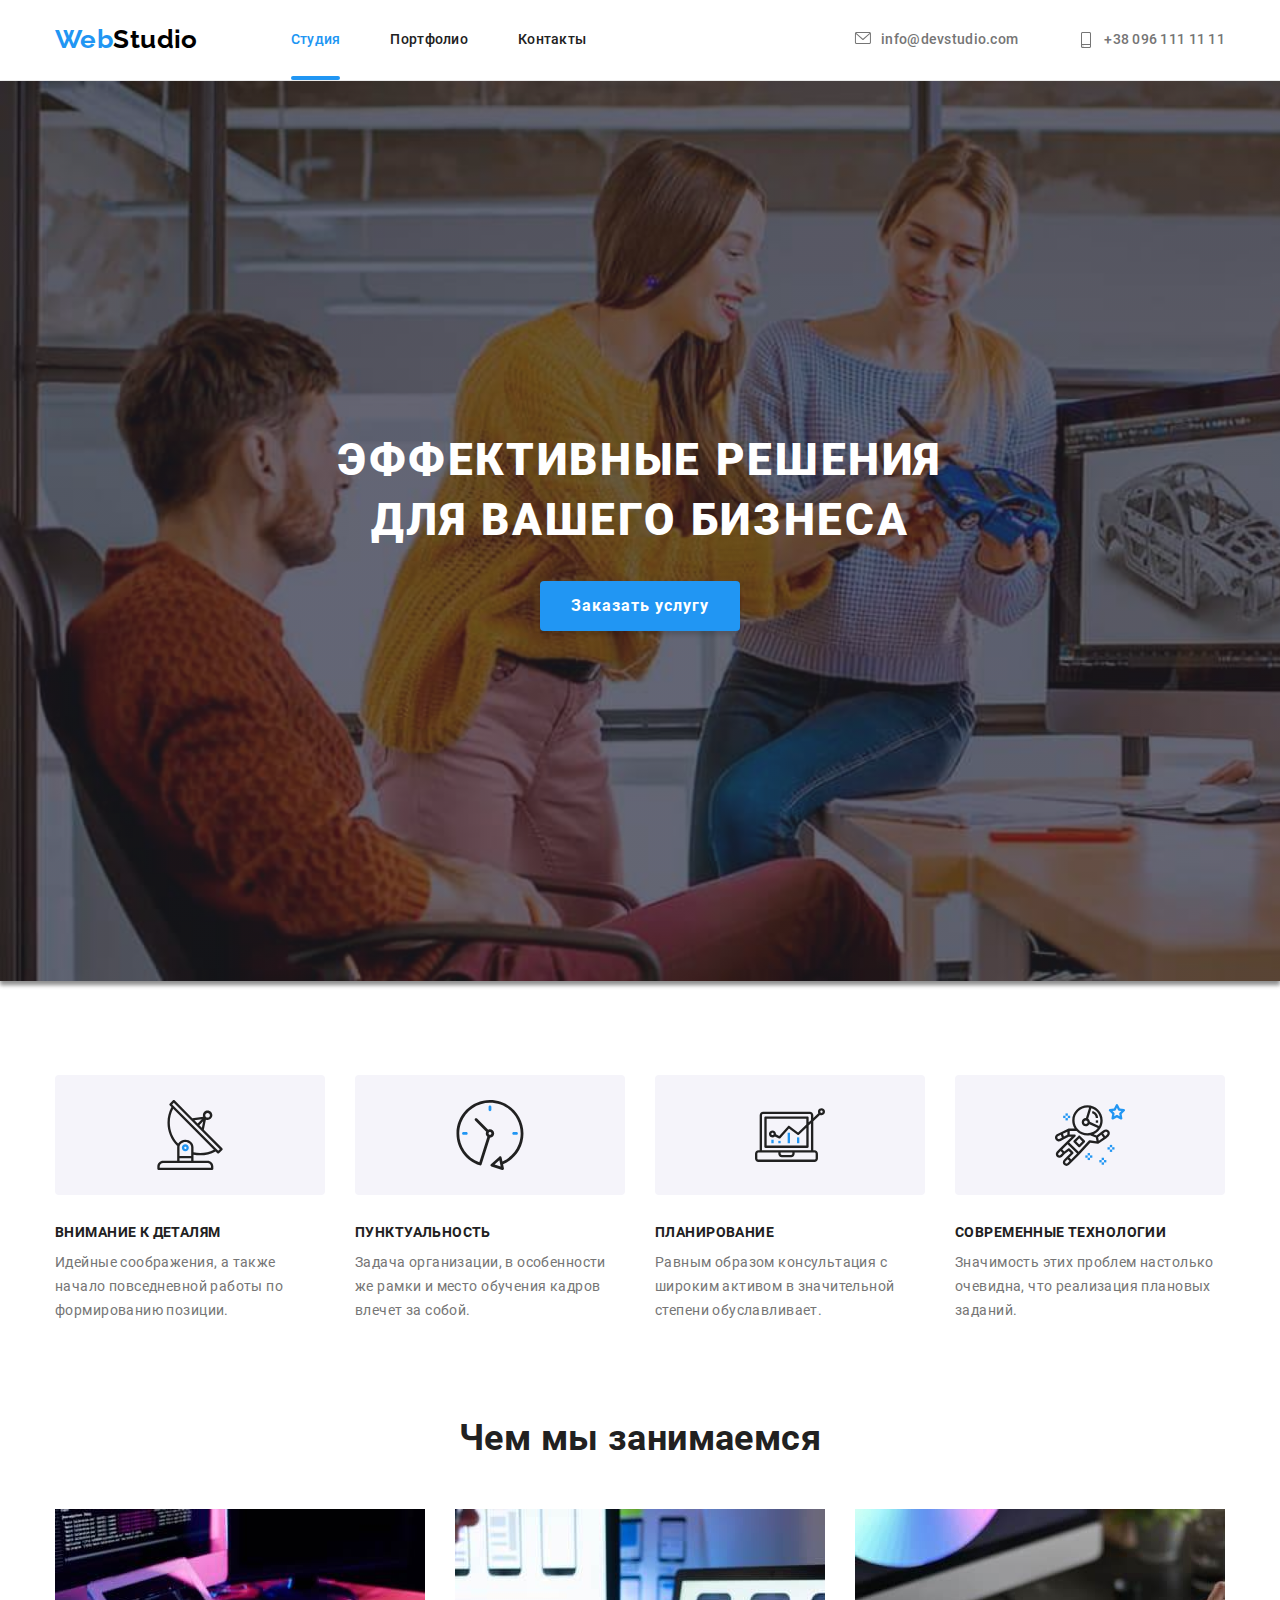
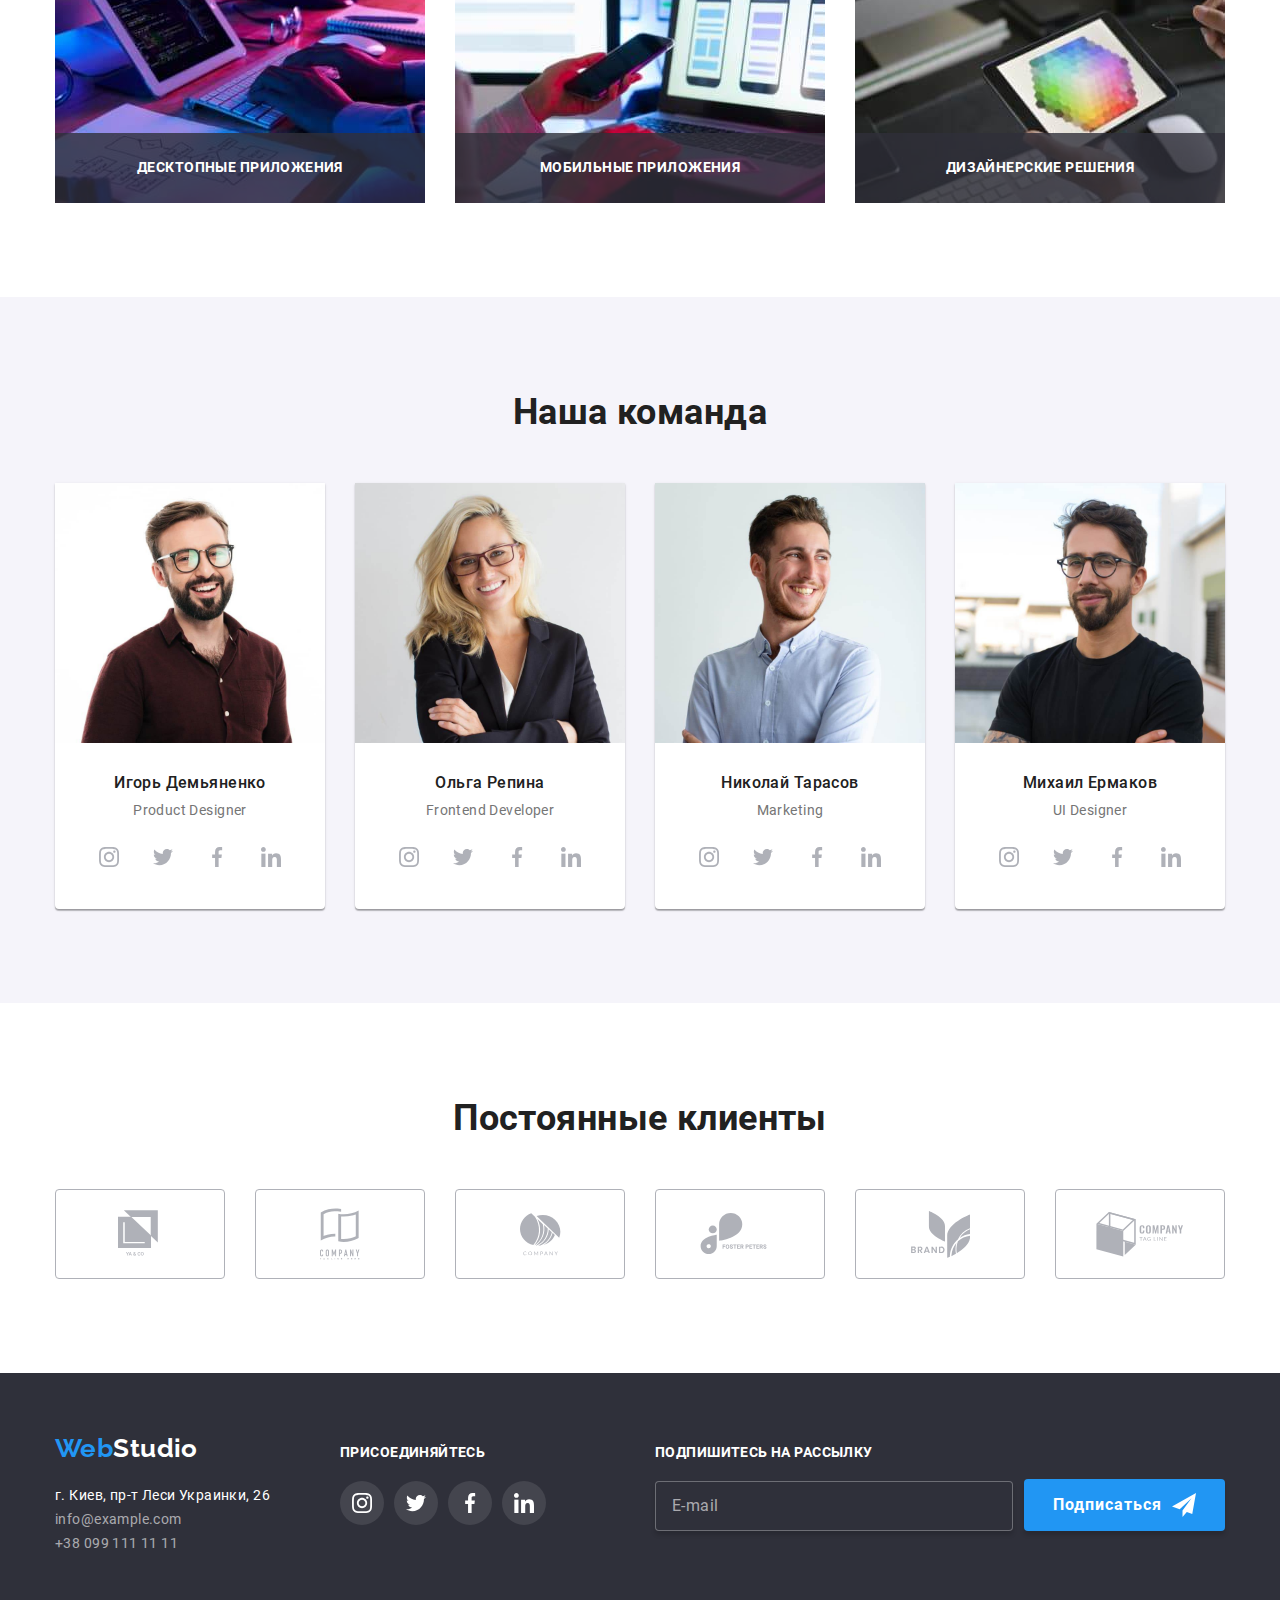
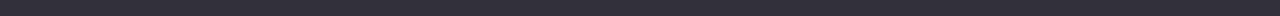
<file: index.html>
<!DOCTYPE html>
<html lang="ru">
  <head>
    <meta charset="UTF-8" />
    <meta name="viewport" content="width=device-width, initial-scale=1.0" />
    <title>Веб-студия</title>

    <link rel="stylesheet" href="./css/main.min.css" />
  </head>

  <body>
    <!--Шапка сайта-->
    <header class="header-page">
      <!--Основная навигация сайта-->
      <div class="container">
        <nav class="site-nav">
          <!-- Логотип сайта -->
          <a href="./index.html" class="logo">
            <span class="logo--start">Web</span
            ><span class="logo--end">Studio</span>
          </a>
          <!-- Меню навигации -->
          <ul class="nav-menu nav-menu--indent">
            <li class="nav-menu__item">
              <a
                href="./index.html"
                class="nav-menu__link nav-menu__link--current"
                >Студия</a
              >
            </li>
            <li class="nav-menu__item">
              <a href="./portfolio.html" class="nav-menu__link">Портфолио</a>
            </li>
            <li class="nav-menu__item">
              <a href="./index.html" class="nav-menu__link">Контакты</a>
            </li>
          </ul>
        </nav>
        <!-- Список Контактов -->
        <ul class="contact-list">
          <li class="contact-list__item">
            <a href="mailto:info@devstudio.com" class="contact-list__link">
              <svg class="contact-list__icon" width="16" height="12">
                <use href="./images/sprite.svg#icon-envelope"></use>
              </svg>
              info@devstudio.com
            </a>
          </li>
          <li class="contact-list__item">
            <a href="tel:+380961111111" class="contact-list__link">
              <svg class="contact-list__icon" width="10" height="16">
                <use href="./images/sprite.svg#icon-smartphone"></use>
              </svg>
              +38 096 111 11 11
            </a>
          </li>
        </ul>
      </div>
    </header>

    <!--Главная страница контента Студия-->
    <main>
      <!--Секция Герой-->
      <section class="hero-section">
        <div class="container hero-box">
          <div class="hero-content">
            <h1 class="hero-content__title">
              Эффективные решения для вашего бизнеса
            </h1>
            <button class="button" type="button" data-modal-open>
              Заказать услугу
            </button>
          </div>
        </div>
      </section>
      <!--Секция Особенности-->
      <section class="section">
        <div class="container">
          <h2 class="subtitle subtitle--hidden">Особенности</h2>
          <ul class="features-list">
            <li class="features-list__item">
              <div class="features-list__icon">
                <svg width="70" height="70">
                  <use href="./images/sprite.svg#icon-antenna"></use>
                </svg>
              </div>
              <h3 class="features-list__title">Внимание к деталям</h3>
              <p class="features-list__text">
                Идейные соображения, а также начало повседневной работы по
                формированию позиции.
              </p>
            </li>
            <li class="features-list__item">
              <div class="features-list__icon">
                <svg width="70" height="70">
                  <use href="./images/sprite.svg#icon-clock"></use>
                </svg>
              </div>
              <h3 class="features-list__title">Пунктуальность</h3>
              <p class="features-list__text">
                Задача организации, в особенности же рамки и место обучения
                кадров влечет за собой.
              </p>
            </li>
            <li class="features-list__item">
              <div class="features-list__icon">
                <svg width="70" height="70">
                  <use href="./images/sprite.svg#icon-diagram"></use>
                </svg>
              </div>
              <h3 class="features-list__title">Планирование</h3>
              <p class="features-list__text">
                Равным образом консультация с широким активом в значительной
                степени обуславливает.
              </p>
            </li>
            <li class="features-list__item">
              <div class="features-list__icon">
                <svg width="70" height="70">
                  <use href="./images/sprite.svg#icon-astronaut"></use>
                </svg>
              </div>
              <h3 class="features-list__title">Современные технологии</h3>
              <p class="features-list__text">
                Значимость этих проблем настолько очевидна, что реализация
                плановых заданий.
              </p>
            </li>
          </ul>
        </div>
      </section>

      <!-- Секция Основные направления-->
      <section class="section section--top__zero">
        <h2 class="subtitle">Чем мы занимаемся</h2>
        <div class="container">
          <ul class="direct-list">
            <li class="direct-list__item">
              <img
                class="direct-list__img"
                src="./images/WorkofNout.jpg"
                alt="Программст работает за своим рабочим столом"
                width="370"
              />
              <p class="direct-list__label">Десктопные приложения</p>
            </li>

            <li class="direct-list__item">
              <img
                class="direct-list__img"
                src="./images/WorkofTel.jpg"
                alt="Создатели
                работают в интерфейсе мобильного телефона"
                width="370"
              />
              <p class="direct-list__label">Мобильные приложения</p>
            </li>

            <li class="direct-list__item">
              <img
                class="direct-list__img"
                src="./images/WorkofIpad.jpg"
                alt="Дизайнер
                работает с графиком выбора цвета на планшете"
                width="370"
              />
              <p class="direct-list__label">Дизайнерские решения</p>
            </li>
          </ul>
        </div>
      </section>
      <!--Секция Команда-->
      <section class="section section--theme__light">
        <h2 class="subtitle">Наша команда</h2>
        <div class="container">
          <div class="team-card">
            <img
              class="team-card__img"
              src="./images/ProductDes.jpg"
              alt="Фото мужчины дизайнера проекта"
              width="270"
            />

            <h3 class="team-card__name">Игорь Демьяненко</h3>
            <p lang="en" class="team-card__text">Product Designer</p>
            <ul class="social-links social-links--centering">
              <li>
                <a class="social-links__name" href="https://www.instagram.com">
                  <svg class="social-links__icon" width="20" height="20">
                    <use href="./images/sprite.svg#icon-instagram"></use>
                  </svg>
                </a>
              </li>
              <li>
                <a class="social-links__name" href="https://twitter.com">
                  <svg class="social-links__icon" width="20" height="20">
                    <use href="./images/sprite.svg#icon-twitter"></use>
                  </svg>
                </a>
              </li>
              <li>
                <a class="social-links__name" href="https://uk-ua.facebook.com">
                  <svg class="social-links__icon" width="20" height="20">
                    <use href="./images/sprite.svg#icon-facebook"></use>
                  </svg>
                </a>
              </li>
              <li>
                <a class="social-links__name" href="https://ru.linkedin.com">
                  <svg class="social-links__icon" width="20" height="20">
                    <use href="./images/sprite.svg#icon-linkedin"></use>
                  </svg>
                </a>
              </li>
            </ul>
          </div>

          <div class="team-card">
            <img
              class="team-card__img"
              src="./images/FrontenedDev.jpg"
              alt="Фото женщины разработчика"
              width="270"
            />

            <h3 class="team-card__name">Ольга Репина</h3>
            <p lang="en" class="team-card__text">Frontend Developer</p>

            <ul class="social-links social-links--centering">
              <li>
                <a class="social-links__name" href="https://www.instagram.com">
                  <svg class="social-links__icon" width="20" height="20">
                    <use href="./images/sprite.svg#icon-instagram"></use>
                  </svg>
                </a>
              </li>
              <li>
                <a class="social-links__name" href="https://twitter.com">
                  <svg class="social-links__icon" width="20" height="20">
                    <use href="./images/sprite.svg#icon-twitter"></use>
                  </svg>
                </a>
              </li>
              <li>
                <a class="social-links__name" href="https://uk-ua.facebook.com">
                  <svg class="social-links__icon" width="20" height="20">
                    <use href="./images/sprite.svg#icon-facebook"></use>
                  </svg>
                </a>
              </li>
              <li>
                <a class="social-links__name" href="https://ru.linkedin.com">
                  <svg class="social-links__icon" width="20" height="20">
                    <use href="./images/sprite.svg#icon-linkedin"></use>
                  </svg>
                </a>
              </li>
            </ul>
          </div>

          <div class="team-card">
            <img
              class="team-card__img"
              src="./images/Marketing.jpg"
              alt="Фото мужчины маркетолога"
              width="270"
            />

            <h3 class="team-card__name">Николай Тарасов</h3>
            <p lang="en" class="team-card__text">Marketing</p>

            <ul class="social-links social-links--centering">
              <li>
                <a class="social-links__name" href="https://www.instagram.com">
                  <svg class="social-links__icon" width="20" height="20">
                    <use href="./images/sprite.svg#icon-instagram"></use>
                  </svg>
                </a>
              </li>
              <li>
                <a class="social-links__name" href="https://twitter.com">
                  <svg class="social-links__icon" width="20" height="20">
                    <use href="./images/sprite.svg#icon-twitter"></use>
                  </svg>
                </a>
              </li>
              <li>
                <a class="social-links__name" href="https://uk-ua.facebook.com">
                  <svg class="social-links__icon" width="20" height="20">
                    <use href="./images/sprite.svg#icon-facebook"></use>
                  </svg>
                </a>
              </li>
              <li>
                <a class="social-links__name" href="https://ru.linkedin.com">
                  <svg class="social-links__icon" width="20" height="20">
                    <use href="./images/sprite.svg#icon-linkedin"></use>
                  </svg>
                </a>
              </li>
            </ul>
          </div>

          <div class="team-card">
            <img
              class="team-card__img"
              src="./images/Desiner.jpg"
              alt="Фото мужчины дизайнера проекта"
              width="270"
            />

            <h3 class="team-card__name">Михаил Ермаков</h3>
            <p lang="en" class="team-card__text">UI Designer</p>

            <ul class="social-links social-links--centering">
              <li>
                <a class="social-links__name" href="https://www.instagram.com">
                  <svg class="social-links__icon" width="20" height="20">
                    <use href="./images/sprite.svg#icon-instagram"></use>
                  </svg>
                </a>
              </li>
              <li>
                <a class="social-links__name" href="https://twitter.com">
                  <svg class="social-links__icon" width="20" height="20">
                    <use href="./images/sprite.svg#icon-twitter"></use>
                  </svg>
                </a>
              </li>
              <li>
                <a class="social-links__name" href="https://uk-ua.facebook.com">
                  <svg class="social-links__icon" width="20" height="20">
                    <use href="./images/sprite.svg#icon-facebook"></use>
                  </svg>
                </a>
              </li>
              <li>
                <a class="social-links__name" href="https://ru.linkedin.com">
                  <svg class="social-links__icon" width="20" height="20">
                    <use href="./images/sprite.svg#icon-linkedin"></use>
                  </svg>
                </a>
              </li>
            </ul>
          </div>
        </div>
      </section>
      <!-- Секция Постоянные Клиенты -->
      <section class="section">
        <h3 class="subtitle">Постоянные клиенты</h3>
        <div class="container">
          <ul class="clients-list">
            <li class="clients-list__item">
              <a href="#" class="clients-list__link">
                <svg class="icon" width="44" height="49">
                  <use href="./images/sprite.svg#icon-logo-1"></use>
                </svg>
              </a>
            </li>
            <li class="clients-list__item">
              <a href="#" class="clients-list__link">
                <svg class="icon" width="40" height="52">
                  <use href="./images/sprite.svg#icon-logo-2"></use>
                </svg>
              </a>
            </li>
            <li class="clients-list__item">
              <a href="#" class="clients-list__link">
                <svg class="icon" width="41" height="43">
                  <use href="./images/sprite.svg#icon-logo-3"></use>
                </svg>
              </a>
            </li>
            <li class="clients-list__item">
              <a href="#" class="clients-list__link">
                <svg class="icon" width="80" height="42">
                  <use href="./images/sprite.svg#icon-logo-4"></use>
                </svg>
              </a>
            </li>
            <li class="clients-list__item">
              <a href="#" class="clients-list__link">
                <svg class="icon" width="59" height="47">
                  <use href="./images/sprite.svg#icon-logo-5"></use>
                </svg>
              </a>
            </li>
            <li class="clients-list__item">
              <a href="#" class="clients-list__link">
                <svg class="icon" width="88" height="45">
                  <use href="./images/sprite.svg#icon-logo-6"></use>
                </svg>
              </a>
            </li>
          </ul>
        </div>
      </section>
    </main>
    <!--Подвал сайта-->
    <footer class="footer-page">
      <div class="container">
        <div>
          <a href="./index.html" class="logo"
            ><span class="logo--start">Web</span
            ><span class="logo--end logo--footer-end">Studio</span></a
          >
          <address class="address">
            <span class="address__text">г. Киев, пр-т Леси Украинки, 26</span>
            <br />
            <a href="mailto:info@example.com" class="address__link"
              >info@example.com</a
            >
            <br />
            <a href="tel:+380991111111" class="address__link"
              >+38 099 111 11 11
            </a>
          </address>
        </div>

        <!-- Присоединяйтесь -->

        <div class="footer-box">
          <p class="footer-box__text">присоединяйтесь</p>
          <ul class="social-links">
            <li class="social-links__item">
              <a class="social-links__name" href="https://www.instagram.com">
                <svg
                  class="social-links__icon social-links__icon--white"
                  width="20"
                  height="20"
                >
                  <use href="./images/sprite.svg#icon-instagram"></use>
                </svg>
              </a>
            </li>
            <li class="social-links__item">
              <a class="social-links__name" href="https://twitter.com">
                <svg
                  class="social-links__icon social-links__icon--white"
                  width="20"
                  height="20"
                >
                  <use href="./images/sprite.svg#icon-twitter"></use>
                </svg>
              </a>
            </li>
            <li class="social-links__item">
              <a class="social-links__name" href="https://uk-ua.facebook.com">
                <svg
                  class="social-links__icon social-links__icon--white"
                  width="20"
                  height="20"
                >
                  <use href="./images/sprite.svg#icon-facebook"></use>
                </svg>
              </a>
            </li>
            <li class="social-links__item">
              <a class="social-links__name" href="https://ru.linkedin.com">
                <svg
                  class="social-links__icon social-links__icon--white"
                  width="20"
                  height="20"
                >
                  <use href="./images/sprite.svg#icon-linkedin"></use>
                </svg>
              </a>
            </li>
          </ul>
        </div>

        <!-- Форма подписки -->

        <div class="footer-box footer-box--indent">
          <form action="#" class="email-form">
            <label class="email-form__label"
              >Подпишитесь на рассылку
              <input
                type="email"
                class="email-form__input"
                name="email"
                placeholder="E-mail"
              />
            </label>
            <button type="submit" class="email-form__button">
              Подписаться
              <svg class="icon-send" width="24" height="24">
                <use href="./images/sprite.svg#icon-send"></use>
              </svg>
            </button>
          </form>
        </div>
      </div>
    </footer>

    <!-- Модальное окно -->
    <!-- Форма заявки -->

    <div class="backdrop is-hidden" data-modal>
      <div class="modal">
        <button class="modal__buttton" data-modal-close>
          <svg class="modal__close-icon" width="18" height="18">
            <use href="./images/sprite.svg#icon-close"></use>
          </svg>
        </button>
        <h3 class="modal__title">Оставьте свои данные, мы вам перезвоним</h3>

        <form action="#" class="modal-form">
          <div class="modal-form__field">
            <label for="name" class="modal-form__label">Имя</label>
            <div class="modal-form__input">
              <input
                id="name"
                class="modal-form__text modal-form__text--indent"
                type="text"
                name="name"
                placeholder=" "
              />
              <svg class="modal__icon" width="18" height="18">
                <use href="./images/sprite.svg#person-input"></use>
              </svg>
            </div>
          </div>

          <div class="modal-form__field">
            <label for="tel" class="modal-form__label">Телефон</label>
            <div class="modal-form__input">
              <input
                class="modal-form__text modal-form__text--indent"
                type="tel"
                name="tel"
                id="tel"
                placeholder=" "
              />
              <svg class="modal__icon" width="18" height="18">
                <use href="./images/sprite.svg#phone-input"></use>
              </svg>
            </div>
          </div>

          <div class="modal-form__field">
            <label for="mail" class="modal-form__label">Почта</label>
            <div class="modal-form__input">
              <input
                class="modal-form__text modal-form__text--indent"
                type="email"
                name="mail"
                id="mail"
                placeholder=" "
              />
              <svg class="modal__icon" width="18" height="18">
                <use href="./images/sprite.svg#email-input"></use>
              </svg>
            </div>
          </div>

          <div class="modal-form__field">
            <label for="comment" class="modal-form__label">Комментарий</label>
            <textarea
              name="comment"
              rows="8"
              placeholder="Введите текст"
              id="comment"
              class="modal-form__text"
            ></textarea>
          </div>

          <label class="modal-form__field--string">
            <input class="modal-checkbox" type="checkbox" name="agreement" />
            <span class="modal__icon-check"></span>

            <span class="modal-checkbox__text"
              >Соглашаюсь с рассылкой и принимаю
              <a href="#" class="modal-checkbox__link">Условия договора</a>
            </span>
          </label>

          <button type="submit" class="button">Отправить</button>
        </form>
      </div>
    </div>

    <script src="./js/modal.js"></script>
  </body>
</html>
</file>
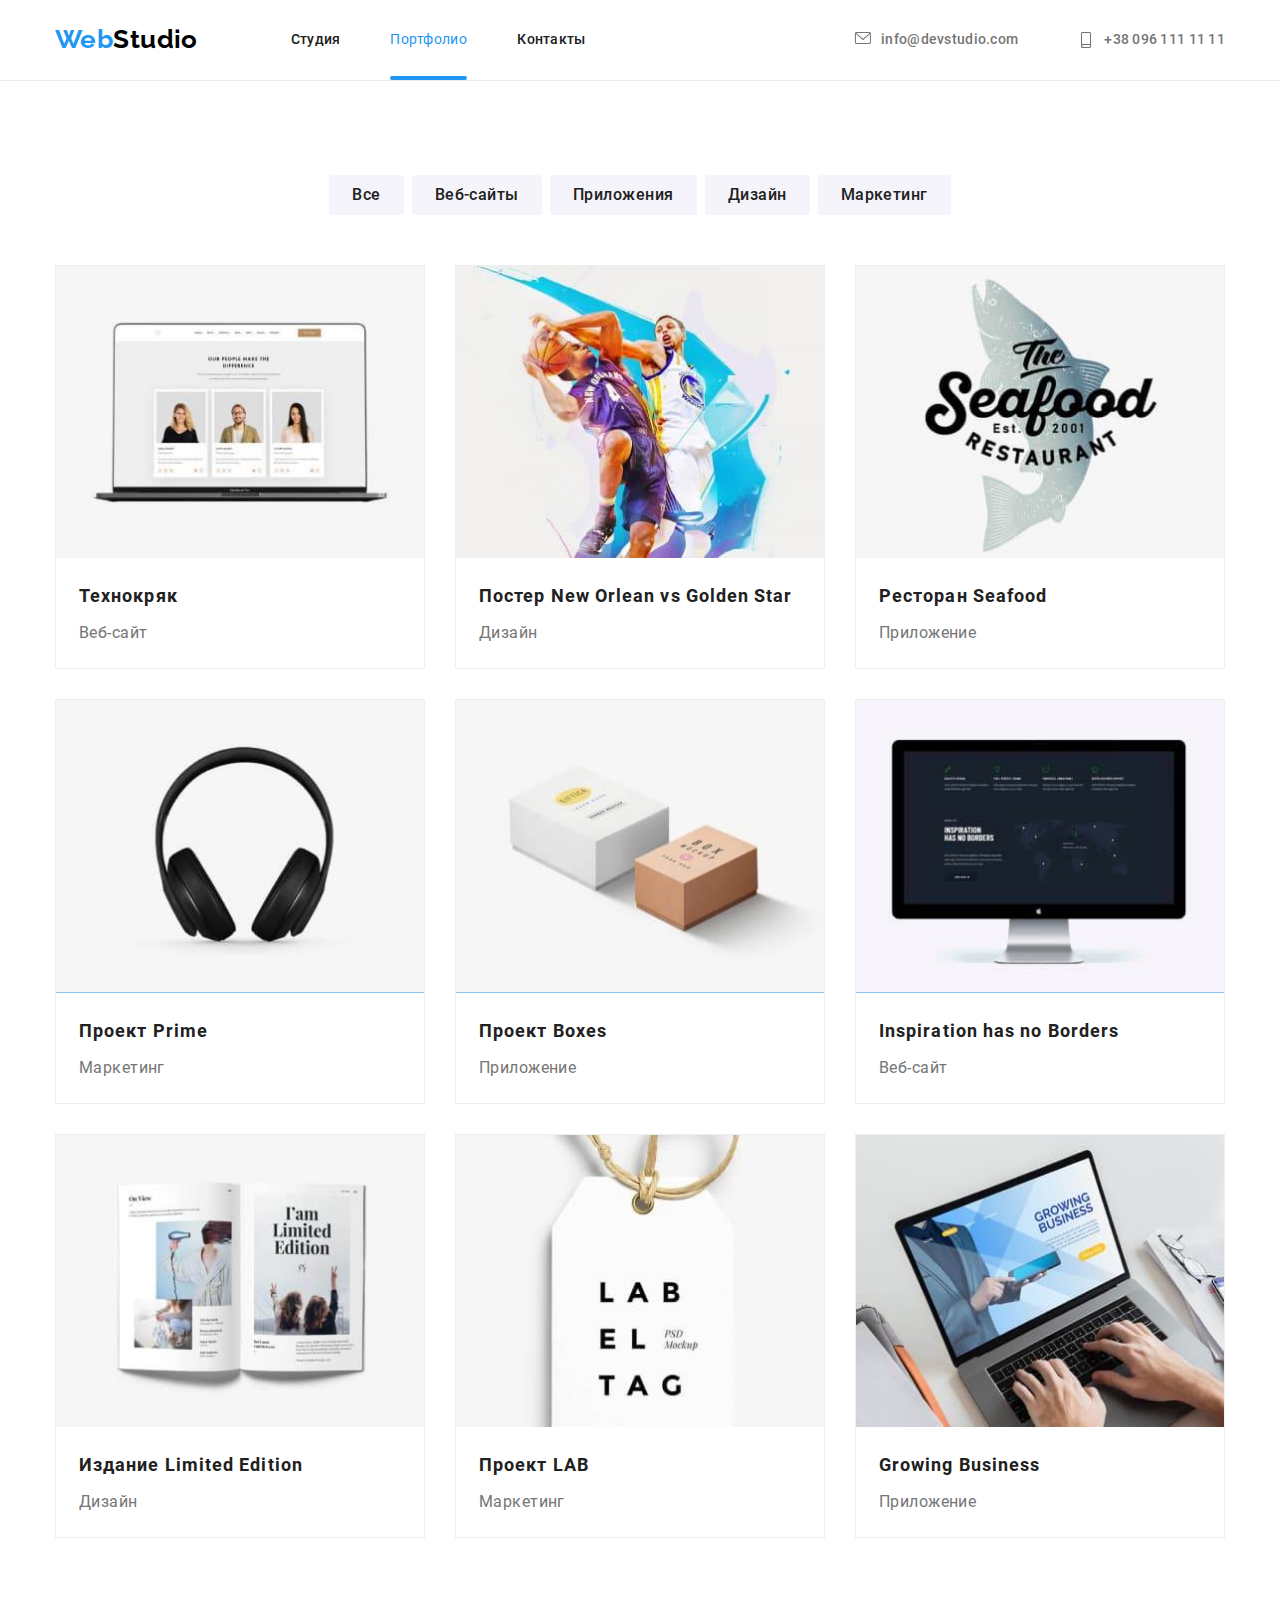
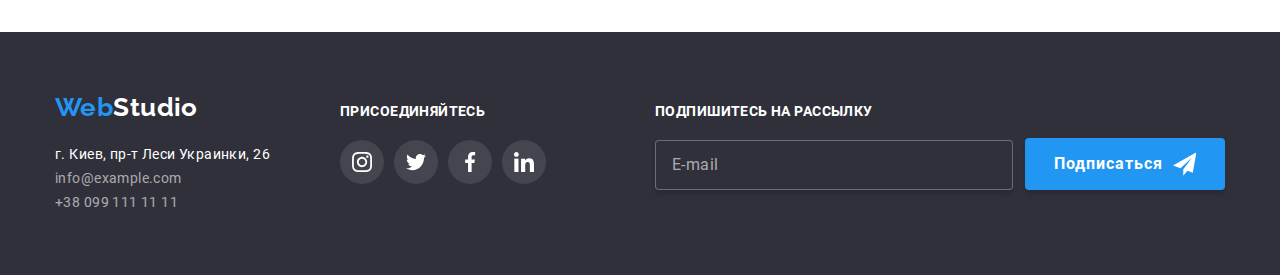
<file: portfolio.html>
<!DOCTYPE html>
<html lang="ru">
  <head>
    <meta charset="UTF-8" />
    <meta name="viewport" content="width=device-width, initial-scale=1.0" />
    <title>Портфолио</title>

    <link rel="stylesheet" href="./css/main.min.css" />
  </head>

  <body>
    <!--Шапка сайта-->
    <header class="header-page">
      <!--Основная навигация сайта-->
      <div class="container">
        <nav class="site-nav">
          <!-- Логотип сайта -->
          <a href="./index.html" class="logo">
            <span class="logo--start">Web</span
            ><span class="logo--end">Studio</span>
          </a>
          <!-- Меню навигации -->
          <ul class="nav-menu nav-menu--indent">
            <li class="nav-menu__item">
              <a href="./index.html" class="nav-menu__link">Студия</a>
            </li>
            <li class="nav-menu__item">
              <a href="./portfolio.html" class="nav-menu__link--current"
                >Портфолио</a
              >
            </li>
            <li class="nav-menu__item">
              <a href="./index.html" class="nav-menu__link">Контакты</a>
            </li>
          </ul>
        </nav>
        <!-- Список Контактов -->
        <ul class="contact-list">
          <li class="contact-list__item">
            <a href="mailto:info@devstudio.com" class="contact-list__link">
              <svg class="contact-list__icon" width="16" height="12">
                <use href="./images/sprite.svg#icon-envelope"></use>
              </svg>
              info@devstudio.com
            </a>
          </li>
          <li class="contact-list__item">
            <a href="tel:+380961111111" class="contact-list__link">
              <svg class="contact-list__icon" width="10" height="16">
                <use href="./images/sprite.svg#icon-smartphone"></use>
              </svg>
              +38 096 111 11 11
            </a>
          </li>
        </ul>
      </div>
    </header>
    <!--Главная страница контента-->
    <main>
      <section class="section">
        <div class="container container--block">
          <h1 class="subtitle--hidden">Проекты</h1>
          <!--Кнопки-фильтры-->
          <ul class="select-buttons">
            <li class="select-buttons__item">
              <button class="select-buttons__btn" type="button">Все</button>
            </li>
            <li class="select-buttons__item">
              <button class="select-buttons__btn" type="button">
                Веб-сайты
              </button>
            </li>
            <li class="select-buttons__item">
              <button class="select-buttons__btn" type="button">
                Приложения
              </button>
            </li>
            <li class="select-buttons__item">
              <button class="select-buttons__btn" type="button">Дизайн</button>
            </li>
            <li class="select-buttons__item">
              <button class="select-buttons__btn" type="button">
                Маркетинг
              </button>
            </li>
          </ul>
          <!--Галерея проектов-->

          <ul class="grid">
            <li class="grid__item">
              <a href="#" class="project-link">
                <div class="grid__card">
                  <img
                    class="grid__img"
                    src="./images/laptop.jpg"
                    alt="Экран ноутбука с открытой страницей веб-сайта"
                    width="370"
                  />
                  <div class="grid__overlay">
                    <p class="grid__text-overlay">
                      Технокряк это современная площадка распространения
                      коронавируса. Компании используют эту платформу для
                      цифрового шпионажа и атак на защищённые сервера
                      конкурентов.
                    </p>
                  </div>
                </div>
                <div class="grid__meta">
                  <h2 class="grid__meta-title">Технокряк</h2>
                  <p class="grid__meta-text">Веб-сайт</p>
                </div>
              </a>
            </li>

            <li class="grid__item">
              <a href="#" class="project-link">
                <div class="grid__card">
                  <img
                    class="grid__img"
                    src="./images/poster.jpg"
                    alt="Постер двух баскетболистов из команды Новый Орлеан и Золотая Звезда"
                    width="370"
                  />
                  <div class="grid__overlay">
                    <p class="grid__text-overlay">
                      Технокряк это современная площадка распространения
                      коронавируса. Компании используют эту платформу для
                      цифрового шпионажа и атак на защищённые сервера
                      конкурентов.
                    </p>
                  </div>
                </div>
                <div class="grid__meta">
                  <h2 class="grid__meta-title">
                    Постер New Orlean vs Golden Star
                  </h2>
                  <p class="grid__meta-text">Дизайн</p>
                </div>
              </a>
            </li>
            <li class="grid__item">
              <a href="#" class="project-link">
                <div class="grid__card">
                  <img
                    class="grid__img"
                    src="./images/logo-of-restaurent.jpg"
                    alt="Логотип ресторана SeaFood"
                    width="370"
                  />
                  <div class="grid__overlay">
                    <p class="grid__text-overlay">
                      Технокряк это современная площадка распространения
                      коронавируса. Компании используют эту платформу для
                      цифрового шпионажа и атак на защищённые сервера
                      конкурентов.
                    </p>
                  </div>
                </div>
                <div class="grid__meta">
                  <h2 class="grid__meta-title">Ресторан Seafood</h2>
                  <p class="grid__meta-text">Приложение</p>
                </div>
              </a>
            </li>
            <li class="grid__item">
              <a href="#" class="project-link">
                <div class="grid__card">
                  <img
                    class="grid__img"
                    src="./images/headphones.jpg"
                    alt="Беспроводные наушники"
                    width="370"
                  />
                  <div class="grid__overlay">
                    <p class="grid__text-overlay">
                      Технокряк это современная площадка распространения
                      коронавируса. Компании используют эту платформу для
                      цифрового шпионажа и атак на защищённые сервера
                      конкурентов.
                    </p>
                  </div>
                </div>
                <div class="grid__meta">
                  <h2 class="grid__meta-title">Проект Prime</h2>
                  <p class="grid__meta-text">Маркетинг</p>
                </div>
              </a>
            </li>
            <li class="grid__item">
              <a href="#" class="project-link">
                <div class="grid__card">
                  <img
                    class="grid__img"
                    src="./images/boxes.jpg"
                    alt="Две коробки"
                    width="370"
                  />
                  <div class="grid__overlay">
                    <p class="grid__text-overlay">
                      Технокряк это современная площадка распространения
                      коронавируса. Компании используют эту платформу для
                      цифрового шпионажа и атак на защищённые сервера
                      конкурентов.
                    </p>
                  </div>
                </div>
                <div class="grid__meta">
                  <h2 class="grid__meta-title">Проект Boxes</h2>
                  <p class="grid__meta-text">Приложение</p>
                </div>
              </a>
            </li>
            <li class="grid__item">
              <a href="#" class="project-link">
                <div class="grid__card">
                  <img
                    class="grid__img"
                    src="./images/monitor.jpg"
                    alt="Монитор с открытой страницей веб-сайта"
                    width="370"
                  />
                  <div class="grid__overlay">
                    <p class="grid__text-overlay">
                      Технокряк это современная площадка распространения
                      коронавируса. Компании используют эту платформу для
                      цифрового шпионажа и атак на защищённые сервера
                      конкурентов.
                    </p>
                  </div>
                </div>
                <div class="grid__meta">
                  <h2 lang="en" class="grid__meta-title">
                    Inspiration has no Borders
                  </h2>
                  <p class="grid__meta-text">Веб-сайт</p>
                </div>
              </a>
            </li>
            <li class="grid__item">
              <a href="#" class="project-link">
                <div class="grid__card">
                  <img
                    class="grid__img"
                    src="./images/journal.jpg"
                    alt="Открытая страница издания с надписью Я-ограниченный выпуск"
                    width="370"
                  />
                  <div class="grid__overlay">
                    <p class="grid__text-overlay">
                      Технокряк это современная площадка распространения
                      коронавируса. Компании используют эту платформу для
                      цифрового шпионажа и атак на защищённые сервера
                      конкурентов.
                    </p>
                  </div>
                </div>
                <div class="grid__meta">
                  <h2 class="grid__meta-title">Издание Limited Edition</h2>
                  <p class="grid__meta-text">Дизайн</p>
                </div>
              </a>
            </li>
            <li class="grid__item">
              <a href="#" class="project-link">
                <div class="grid__card">
                  <img
                    class="grid__img"
                    src="./images/label.jpg"
                    alt="Ярлык тега"
                    width="370"
                  />
                  <div class="grid__overlay">
                    <p class="grid__text-overlay">
                      Технокряк это современная площадка распространения
                      коронавируса. Компании используют эту платформу для
                      цифрового шпионажа и атак на защищённые сервера
                      конкурентов.
                    </p>
                  </div>
                </div>
                <div class="grid__meta">
                  <h2 class="grid__meta-title">Проект LAB</h2>
                  <p class="grid__meta-text">Маркетинг</p>
                </div>
              </a>
            </li>
            <li class="grid__item">
              <a href="#" class="project-link">
                <div class="grid__card">
                  <img
                    class="grid__img"
                    src="./images/project.jpg"
                    alt="Работающий человек за ноутбуком с открытой страницей приложения Растущий бизнес"
                    width="370"
                  />
                  <div class="grid__overlay">
                    <p class="grid__text-overlay">
                      Технокряк это современная площадка распространения
                      коронавируса. Компании используют эту платформу для
                      цифрового шпионажа и атак на защищённые сервера
                      конкурентов.
                    </p>
                  </div>
                </div>
                <div class="grid__meta">
                  <h2 lang="en" class="grid__meta-title">Growing Business</h2>
                  <p class="grid__meta-text">Приложение</p>
                </div>
              </a>
            </li>
          </ul>
        </div>
      </section>
    </main>
    <!--Подвал сайта-->
    <footer class="footer-page">
      <div class="container">
        <div>
          <a href="./index.html" class="logo"
            ><span class="logo--start">Web</span
            ><span class="logo--end logo--footer-end">Studio</span></a
          >
          <address class="address">
            <span class="address__text">г. Киев, пр-т Леси Украинки, 26</span>
            <br />
            <a href="mailto:info@example.com" class="address__link"
              >info@example.com</a
            >
            <br />
            <a href="tel:+380991111111" class="address__link"
              >+38 099 111 11 11
            </a>
          </address>
        </div>

        <!-- Присоединяйтесь -->

        <div class="footer-box">
          <p class="footer-box__text">присоединяйтесь</p>
          <ul class="social-links">
            <li class="social-links__item">
              <a class="social-links__name" href="https://www.instagram.com">
                <svg
                  class="social-links__icon social-links__icon--white"
                  width="20"
                  height="20"
                >
                  <use href="./images/sprite.svg#icon-instagram"></use>
                </svg>
              </a>
            </li>
            <li class="social-links__item">
              <a class="social-links__name" href="https://twitter.com">
                <svg
                  class="social-links__icon social-links__icon--white"
                  width="20"
                  height="20"
                >
                  <use href="./images/sprite.svg#icon-twitter"></use>
                </svg>
              </a>
            </li>
            <li class="social-links__item">
              <a class="social-links__name" href="https://uk-ua.facebook.com">
                <svg
                  class="social-links__icon social-links__icon--white"
                  width="20"
                  height="20"
                >
                  <use href="./images/sprite.svg#icon-facebook"></use>
                </svg>
              </a>
            </li>
            <li class="social-links__item">
              <a class="social-links__name" href="https://ru.linkedin.com">
                <svg
                  class="social-links__icon social-links__icon--white"
                  width="20"
                  height="20"
                >
                  <use href="./images/sprite.svg#icon-linkedin"></use>
                </svg>
              </a>
            </li>
          </ul>
        </div>

        <!-- Форма подписки -->

        <div class="footer-box footer-box--indent">
          <form action="#" class="email-form">
            <label class="email-form__label"
              >Подпишитесь на рассылку
              <input
                type="email"
                class="email-form__input"
                name="email"
                placeholder="E-mail"
              />
            </label>
            <button type="submit" class="button email-form__button">
              Подписаться
              <svg class="icon-send" width="24" height="24">
                <use href="./images/sprite.svg#icon-send"></use>
              </svg>
            </button>
          </form>
        </div>
      </div>
    </footer>
  </body>
</html>
</file>
<file: css/main.min.css>
/*! modern-normalize v0.6.0 | MIT License | https://github.com/sindresorhus/modern-normalize */*,*::before,*::after{-webkit-box-sizing:border-box;box-sizing:border-box}:root{-moz-tab-size:4;-o-tab-size:4;tab-size:4}html{line-height:1.15;-webkit-text-size-adjust:100%}body{margin:0}body{font-family:system-ui,-apple-system,"Segoe UI",Roboto,Helvetica,Arial,sans-serif,"Apple Color Emoji","Segoe UI Emoji"}hr{height:0}abbr[title]{-webkit-text-decoration:underline dotted;text-decoration:underline dotted}b,strong{font-weight:bolder}code,kbd,samp,pre{font-family:SFMono-Regular, Consolas, "Liberation Mono", Menlo, monospace;font-size:1em}small{font-size:80%}sub,sup{font-size:75%;line-height:0;position:relative;vertical-align:baseline}sub{bottom:-0.25em}sup{top:-0.5em}button,input,optgroup,select,textarea{font-family:inherit;font-size:100%;line-height:1.15;margin:0}button,select{text-transform:none}button,[type="button"],[type="reset"],[type="submit"]{-webkit-appearance:button}button::-moz-focus-inner,[type="button"]::-moz-focus-inner,[type="reset"]::-moz-focus-inner,[type="submit"]::-moz-focus-inner{border-style:none;padding:0}button:-moz-focusring,[type="button"]:-moz-focusring,[type="reset"]:-moz-focusring,[type="submit"]:-moz-focusring{outline:1px dotted ButtonText}fieldset{padding:0.35em 0.75em 0.625em}legend{padding:0}progress{vertical-align:baseline}[type="number"]::-webkit-inner-spin-button,[type="number"]::-webkit-outer-spin-button{height:auto}[type="search"]{-webkit-appearance:textfield;outline-offset:-2px}[type="search"]::-webkit-search-decoration{-webkit-appearance:none}::-webkit-file-upload-button{-webkit-appearance:button;font:inherit}summary{display:list-item}@font-face{font-family:"Roboto";font-style:normal;font-weight:400;src:url("../fonts/roboto-v20-latin_cyrillic-regular.eot");src:local(""),url("../fonts/roboto-v20-latin_cyrillic-regular.eot?#iefix") format("embedded-opentype"),url("../fonts/roboto-v20-latin_cyrillic-regular.woff2") format("woff2"),url("../fonts/roboto-v20-latin_cyrillic-regular.woff") format("woff"),url("../fonts/roboto-v20-latin_cyrillic-regular.ttf") format("truetype"),url("../fonts/roboto-v20-latin_cyrillic-regular.svg#Roboto") format("svg")}@font-face{font-family:"Roboto";font-style:normal;font-weight:500;src:url("../fonts/roboto-v20-latin_cyrillic-500.eot");src:local(""),url("../fonts/roboto-v20-latin_cyrillic-500.eot?#iefix") format("embedded-opentype"),url("../fonts/roboto-v20-latin_cyrillic-500.woff2") format("woff2"),url("../fonts/roboto-v20-latin_cyrillic-500.woff") format("woff"),url("../fonts/roboto-v20-latin_cyrillic-500.ttf") format("truetype"),url("../fonts/roboto-v20-latin_cyrillic-500.svg#Roboto") format("svg")}@font-face{font-family:"Roboto";font-style:normal;font-weight:700;src:url("../fonts/roboto-v20-latin_cyrillic-700.eot");src:local(""),url("../fonts/roboto-v20-latin_cyrillic-700.eot?#iefix") format("embedded-opentype"),url("../fonts/roboto-v20-latin_cyrillic-700.woff2") format("woff2"),url("../fonts/roboto-v20-latin_cyrillic-700.woff") format("woff"),url("../fonts/roboto-v20-latin_cyrillic-700.ttf") format("truetype"),url("../fonts/roboto-v20-latin_cyrillic-700.svg#Roboto") format("svg")}@font-face{font-family:"Roboto";font-style:normal;font-weight:900;src:url("../fonts/roboto-v20-latin_cyrillic-900.eot");src:local(""),url("../fonts/roboto-v20-latin_cyrillic-900.eot?#iefix") format("embedded-opentype"),url("../fonts/roboto-v20-latin_cyrillic-900.woff2") format("woff2"),url("../fonts/roboto-v20-latin_cyrillic-900.woff") format("woff"),url("../fonts/roboto-v20-latin_cyrillic-900.ttf") format("truetype"),url("../fonts/roboto-v20-latin_cyrillic-900.svg#Roboto") format("svg")}@font-face{font-family:"Raleway";font-style:normal;font-weight:400;src:url("../fonts/raleway-v19-latin_cyrillic-regular.eot");src:local(""),url("../fonts/raleway-v19-latin_cyrillic-regular.eot?#iefix") format("embedded-opentype"),url("../fonts/raleway-v19-latin_cyrillic-regular.woff2") format("woff2"),url("../fonts/raleway-v19-latin_cyrillic-regular.woff") format("woff"),url("../fonts/raleway-v19-latin_cyrillic-regular.ttf") format("truetype"),url("../fonts/raleway-v19-latin_cyrillic-regular.svg#Raleway") format("svg")}@font-face{font-family:"Raleway";font-style:normal;font-weight:700;src:url("../fonts/raleway-v19-latin_cyrillic-700.eot");src:local(""),url("../fonts/raleway-v19-latin_cyrillic-700.eot?#iefix") format("embedded-opentype"),url("../fonts/raleway-v19-latin_cyrillic-700.woff2") format("woff2"),url("../fonts/raleway-v19-latin_cyrillic-700.woff") format("woff"),url("../fonts/raleway-v19-latin_cyrillic-700.ttf") format("truetype"),url("../fonts/raleway-v19-latin_cyrillic-700.svg#Raleway") format("svg")}.nav-menu,.select-buttons,.contact-list,.features-list,.direct-list,.team-card,.social-links,.clients-list,.grid{padding:0;margin:0;list-style:none}.contact-list__icon,.social-links__icon,.icon,.modal__close-icon,.icon-send,.modal__icon{fill:currentColor}.button,.email-form__button,.select-buttons__btn{font-size:16px;font-weight:700;line-height:1.87;letter-spacing:0.06em;color:#fff;background-color:#2196f3;border:1px solid transparent;border-radius:4px;-webkit-box-shadow:0px 4px 4px rgba(0,0,0,0.15);box-shadow:0px 4px 4px rgba(0,0,0,0.15);cursor:pointer;text-decoration:none;outline:none;-webkit-transition:color 250ms cubic-bezier(0.4, 0, 0.2, 1),background-color 250ms cubic-bezier(0.4, 0, 0.2, 1);transition:color 250ms cubic-bezier(0.4, 0, 0.2, 1),background-color 250ms cubic-bezier(0.4, 0, 0.2, 1)}.button:hover,.email-form__button:hover,.select-buttons__btn:hover,.button:focus,.email-form__button:focus,.select-buttons__btn:focus{background-color:#188ce8;-webkit-box-shadow:0px 4px 4px rgba(0,0,0,0.15);box-shadow:0px 4px 4px rgba(0,0,0,0.15)}.subtitle--hidden{position:absolute;clip:rect(0 0 0 0);width:1px;height:1px;margin:-1px}.site-nav,.email-form__button,.select-buttons,.modal__buttton,.hero-box,.features-list__icon,.social-links__name,.clients-list__link,.modal-form__field--string{display:-webkit-box;display:-ms-flexbox;display:flex;-webkit-box-pack:center;-ms-flex-pack:center;justify-content:center;-webkit-box-align:center;-ms-flex-align:center;align-items:center}p{margin:0}a{text-decoration:none}h1,h2,h3{margin-top:0}textarea{resize:none;outline:none}body{font-family:"Roboto", sans-serif;font-size:14px;line-height:1.14;letter-spacing:0.03em;color:#212121;background-color:#fff}img{display:block;max-width:100%;height:auto}.container{margin-right:auto;margin-left:auto;padding:0px 15px;width:1200px;display:-webkit-box;display:-ms-flexbox;display:flex}.container--block{display:block}.section{padding:94px 0px}.section--top__zero{padding-top:0}.section--theme__light{background-color:#f5f4fa}.header-page{border-bottom:1px solid #ececec}.site-nav{-webkit-box-pack:justify;-ms-flex-pack:justify;justify-content:space-between}.nav-menu{display:-webkit-box;display:-ms-flexbox;display:flex}.nav-menu--indent{margin-left:93px}.nav-menu__item{position:relative;margin-right:50px}.nav-menu__item:last-child{margin-right:0}.nav-menu__link{-webkit-transition:color 250ms cubic-bezier(0.4, 0, 0.2, 1);transition:color 250ms cubic-bezier(0.4, 0, 0.2, 1);padding-top:32px;padding-bottom:32px;font-weight:500;letter-spacing:0.02em;color:#212121}.nav-menu__link:hover,.nav-menu__link:focus{color:#2196f3}.nav-menu__link--current{color:#2196f3}.nav-menu__link--current::after{content:"";position:absolute;bottom:-32px;left:0;display:block;width:100%;height:4px;background:#2196f3;border-radius:2px}.footer-page{padding-top:60px;padding-bottom:60px;background:#2f303a}.button{min-width:200px;min-height:50px}.email-form__button{padding:10px 28px}.select-buttons__btn{color:#212121;background-color:#f5f4fa;padding:6px 22px;font-weight:500;line-height:1.62;letter-spacing:0.03em;-webkit-box-shadow:none;box-shadow:none}.select-buttons__btn:hover{color:#fff;background-color:#2196f3}.select-buttons__btn:focus{color:#fff;background-color:#2196f3}.select-buttons__btn:hover,.select-buttons__btn:focus{-webkit-box-shadow:0px 3px 1px rgba(0,0,0,0.1),0px 1px 2px rgba(0,0,0,0.08),0px 2px 2px rgba(0,0,0,0.12);box-shadow:0px 3px 1px rgba(0,0,0,0.1),0px 1px 2px rgba(0,0,0,0.08),0px 2px 2px rgba(0,0,0,0.12)}.select-buttons{margin-bottom:50px}.select-buttons__item{margin-right:8px}.select-buttons__item:last-child{margin-right:0}.modal__buttton{color:#000;background-color:#fff;border:1px solid rgba(0,0,0,0.1);border-radius:4px;position:absolute;top:8px;right:8px;padding:0;width:30px;height:30px;border-radius:50%;cursor:pointer}.modal__buttton:hover{color:#2196f3;background-color:rgba(0,0,0,0)}.modal__buttton:focus{color:#2196f3;background-color:rgba(0,0,0,0)}.hero-content__title{margin-bottom:30px;font-weight:900;font-size:44px;line-height:1.36;letter-spacing:0.06em;color:#fff;text-transform:uppercase}.subtitle{margin-bottom:50px;font-size:36px;line-height:1.17;text-align:center}.logo{font-family:"Raleway", sans-serif;font-size:26px;font-weight:700;line-height:1.2}.logo--start{color:#2196f3}.logo--end{color:#000}.logo--footer-end{color:#fff}.contact-list{margin-left:auto;display:-webkit-box;display:-ms-flexbox;display:flex}.contact-list__item{margin-left:50px}.contact-list__item:first-child{margin-left:0}.contact-list__link{-webkit-transition:color 250ms cubic-bezier(0.4, 0, 0.2, 1);transition:color 250ms cubic-bezier(0.4, 0, 0.2, 1);padding-top:32px;padding-bottom:32px;display:-webkit-box;display:-ms-flexbox;display:flex;font-weight:500;letter-spacing:0.02em;color:#757575}.contact-list__link:hover,.contact-list__link:focus{color:#2196f3}.contact-list__icon{-webkit-transition:fill 250ms cubic-bezier(0.4, 0, 0.2, 1);transition:fill 250ms cubic-bezier(0.4, 0, 0.2, 1);width:36px}.contact-list__icon:hover,.contact-list__icon:focus{fill:#2196f3}.hero-section{height:100vh;background-color:#c4c4c4;background-image:-webkit-gradient(linear, left top, right top, from(rgba(47,48,58,0.4)), to(rgba(47,48,58,0.4))),url("../images/hero.jpg");background-image:linear-gradient(to right, rgba(47,48,58,0.4), rgba(47,48,58,0.4)),url("../images/hero.jpg");background-size:cover;-webkit-box-shadow:0px 4px 4px rgba(0,0,0,0.25),0px 4px 4px rgba(0,0,0,0.25);box-shadow:0px 4px 4px rgba(0,0,0,0.25),0px 4px 4px rgba(0,0,0,0.25)}.hero-box{height:100%}.hero-content{max-width:60%;margin:0 auto;text-align:center}.features-list{display:-webkit-box;display:-ms-flexbox;display:flex}.features-list__item{margin-right:30px}.features-list__item:last-child{margin-right:0}.features-list__icon{margin-bottom:30px;width:270px;height:120px;background-color:#f5f4fa;border-radius:4px}.features-list__title{margin-bottom:10px;font-size:14px;text-transform:uppercase}.features-list__text{line-height:1.71;color:#757575}.direct-list{display:-webkit-box;display:-ms-flexbox;display:flex}.direct-list__item{position:relative;margin-left:30px}.direct-list__item:first-child{margin-left:0}.direct-list__label{position:absolute;bottom:0;padding:27px 0;width:100%;font-weight:700;text-align:center;text-transform:uppercase;color:#fff;background-color:rgba(47,48,58,0.8)}.team-card{margin-right:30px;line-height:1.19;text-align:center;background-color:#fff;-webkit-box-shadow:0px 1px 3px rgba(0,0,0,0.12),0px 1px 1px rgba(0,0,0,0.14),0px 2px 1px rgba(0,0,0,0.2);box-shadow:0px 1px 3px rgba(0,0,0,0.12),0px 1px 1px rgba(0,0,0,0.14),0px 2px 1px rgba(0,0,0,0.2);border-radius:0px 0px 4px 4px}.team-card:nth-child(4n){margin-right:0}.team-card__name{margin-top:30px;margin-bottom:10px;font-weight:500}.team-card__text{margin-bottom:16px;color:#757575}.social-links{display:-webkit-box;display:-ms-flexbox;display:flex;-webkit-box-pack:justify;-ms-flex-pack:justify;justify-content:space-between}.social-links--centering{margin-right:32px;margin-bottom:30px;margin-left:32px}.social-links__name{-webkit-transition:color 250ms cubic-bezier(0.4, 0, 0.2, 1);transition:color 250ms cubic-bezier(0.4, 0, 0.2, 1);-webkit-transition:background-color 250ms cubic-bezier(0.4, 0, 0.2, 1);transition:background-color 250ms cubic-bezier(0.4, 0, 0.2, 1);width:44px;height:44px;color:#afb1b8;background-color:rgba(255,255,255,0.1);border-radius:50%}.social-links__name:hover,.social-links__name:focus{color:#fff;background-color:#2196f3}.social-links__item{margin-right:10px}.social-links__item:last-child{margin-right:0}.social-links__icon--white{color:#fff}.modal__icon-check{-webkit-transition:-webkit-transform 250ms cubic-bezier(0.4, 0, 0.2, 1);transition:-webkit-transform 250ms cubic-bezier(0.4, 0, 0.2, 1);transition:transform 250ms cubic-bezier(0.4, 0, 0.2, 1);transition:transform 250ms cubic-bezier(0.4, 0, 0.2, 1), -webkit-transform 250ms cubic-bezier(0.4, 0, 0.2, 1);margin-right:8px;width:16px;height:15px;display:inline-block;border:2px solid #2a2a2a;border-radius:2px}.icon-send{margin-left:10px}.modal__icon{-webkit-transition:border 250ms cubic-bezier(0.4, 0, 0.2, 1);transition:border 250ms cubic-bezier(0.4, 0, 0.2, 1);position:absolute;top:50%;left:12px;display:inline-block;width:18px;height:18px;-webkit-transform:translateY(-50%);transform:translateY(-50%)}.modal-form__input:focus-within>.modal__icon{color:#2196f3}.clients-list{display:-webkit-box;display:-ms-flexbox;display:flex}.clients-list__item{margin-right:30px}.clients-list__item:last-child{margin-right:0}.clients-list__link{-webkit-transition:color 250ms cubic-bezier(0.4, 0, 0.2, 1);transition:color 250ms cubic-bezier(0.4, 0, 0.2, 1);border:1px solid #afb1b8;border-radius:4px;width:170px;height:90px;color:#afb1b8}.clients-list__link:hover,.clients-list__link:focus{color:#2196f3}.grid{display:-webkit-box;display:-ms-flexbox;display:flex;-ms-flex-wrap:wrap;flex-wrap:wrap;-webkit-box-pack:justify;-ms-flex-pack:justify;justify-content:space-between;margin-right:-15px;margin-left:-15px;margin-bottom:-30px}.grid__item{display:-webkit-box;display:-ms-flexbox;display:flex;-ms-flex-preferred-size:calc(100% / 3 - 30px);flex-basis:calc(100% / 3 - 30px);min-width:370px;margin-right:15px;margin-left:15px;margin-bottom:30px;border:1px solid #eeeeee}.grid__card{position:relative;overflow:hidden}.project-link{-webkit-transition:-webkit-box-shadow 250ms cubic-bezier(0.4, 0, 0.2, 1);transition:-webkit-box-shadow 250ms cubic-bezier(0.4, 0, 0.2, 1);transition:box-shadow 250ms cubic-bezier(0.4, 0, 0.2, 1);transition:box-shadow 250ms cubic-bezier(0.4, 0, 0.2, 1), -webkit-box-shadow 250ms cubic-bezier(0.4, 0, 0.2, 1)}.project-link:hover,.project-link:focus{-webkit-box-shadow:0px 1px 1px rgba(0,0,0,0.12),0px 4px 4px rgba(0,0,0,0.06),1px 4px 6px rgba(0,0,0,0.16);box-shadow:0px 1px 1px rgba(0,0,0,0.12),0px 4px 4px rgba(0,0,0,0.06),1px 4px 6px rgba(0,0,0,0.16)}.project-link:hover .grid__overlay,.project-link:focus .grid__overlay{-webkit-transform:translatey(0);transform:translatey(0)}.grid__overlay{-webkit-transition:-webkit-transform 250ms cubic-bezier(0.4, 0, 0.2, 1);transition:-webkit-transform 250ms cubic-bezier(0.4, 0, 0.2, 1);transition:transform 250ms cubic-bezier(0.4, 0, 0.2, 1);transition:transform 250ms cubic-bezier(0.4, 0, 0.2, 1), -webkit-transform 250ms cubic-bezier(0.4, 0, 0.2, 1);position:absolute;top:0;left:0;width:100%;height:100%;background-color:rgba(33,150,243,0.9);-webkit-transform:translatey(100%);transform:translatey(100%)}.grid__overlay>.grid__text-overlay{padding:63px 24px;font-size:18px;line-height:1.56;color:#fff}.grid__meta{padding:20px 23px}.grid__meta-title{margin-bottom:4px;font-size:18px;line-height:2;letter-spacing:0.06em;color:#212121}.grid__meta-text{font-size:16px;line-height:1.87;color:#757575}.address{margin-top:20px;font-style:normal;font-size:14px;line-height:1.71;color:#fff}.address__link{padding-bottom:9px}.address__link:nth-last-child(n){padding-bottom:0}.address__link{color:rgba(255,255,255,0.6)}.address__text{padding-bottom:9px}.email-form{max-width:570px;display:-webkit-box;display:-ms-flexbox;display:flex;-webkit-box-align:end;-ms-flex-align:end;align-items:flex-end;-webkit-box-pack:justify;-ms-flex-pack:justify;justify-content:space-between}.email-form__label{font-weight:700;text-transform:uppercase;color:#fff;cursor:pointer}.email-form__input{border:1px solid rgba(255,255,255,0.3);border-radius:4px;margin-top:20px;padding-left:16px;width:358px;height:50px;background-color:#2f303a;-webkit-box-shadow:0px 4px 4px rgba(0,0,0,0.15);box-shadow:0px 4px 4px rgba(0,0,0,0.15);outline:none}.email-form__input::-webkit-input-placeholder{font-size:16px;line-height:1.25;letter-spacing:0.03em;color:rgba(255,255,255,0.6)}.email-form__input:-ms-input-placeholder{font-size:16px;line-height:1.25;letter-spacing:0.03em;color:rgba(255,255,255,0.6)}.email-form__input::-ms-input-placeholder{font-size:16px;line-height:1.25;letter-spacing:0.03em;color:rgba(255,255,255,0.6)}.email-form__input::placeholder{font-size:16px;line-height:1.25;letter-spacing:0.03em;color:rgba(255,255,255,0.6)}.email-form__input:not(:placeholder-shown){font-size:16px;line-height:1.25;letter-spacing:0.03em;color:rgba(255,255,255,0.6)}.footer-box{margin-top:12px;margin-left:70px}.footer-box__text{margin-bottom:20px;font-weight:700;color:#fff;text-transform:uppercase}.footer-box--indent{margin-left:auto}.backdrop{-webkit-transition:opacity 250ms cubic-bezier(0.4, 0, 0.2, 1);transition:opacity 250ms cubic-bezier(0.4, 0, 0.2, 1);position:fixed;top:0;left:0;width:100%;height:100%;background-color:rgba(0,0,0,0.2);opacity:1}.backdrop.is-hidden{visibility:hidden;opacity:0;pointer-events:none}.backdrop.is-hidden .modal{-webkit-transform:translate(-50%, -50%) scale(0.9);transform:translate(-50%, -50%) scale(0.9)}.modal{-webkit-transition:-webkit-transform 250ms cubic-bezier(0.4, 0, 0.2, 1);transition:-webkit-transform 250ms cubic-bezier(0.4, 0, 0.2, 1);transition:transform 250ms cubic-bezier(0.4, 0, 0.2, 1);transition:transform 250ms cubic-bezier(0.4, 0, 0.2, 1), -webkit-transform 250ms cubic-bezier(0.4, 0, 0.2, 1);position:absolute;top:50%;left:50%;min-height:581px;min-width:528px;padding:8px;background-color:#fff;-webkit-box-shadow:0px 1px 3px rgba(0,0,0,0.12),0px 1px 1px rgba(0,0,0,0.14),0px 2px 1px rgba(0,0,0,0.2);box-shadow:0px 1px 3px rgba(0,0,0,0.12),0px 1px 1px rgba(0,0,0,0.14),0px 2px 1px rgba(0,0,0,0.2);border-radius:4px;-webkit-transform:translate(-50%, -50%) scale(1);transform:translate(-50%, -50%) scale(1)}.modal__title{margin-top:32px;margin-bottom:12px;font-size:20px;line-height:1.15;text-align:center}.modal-form{padding:0;margin:0px auto;margin-top:30px;text-align:center;width:448px}.modal-form__field{position:relative;display:block;margin-bottom:10px;font-size:12px;line-height:1.17px;letter-spacing:0.01em;color:#757575;outline:none}.modal-form__field--string{margin-top:20px;margin-bottom:30px}.modal-form__label{position:absolute;top:0;left:0;-webkit-transform:translateY(-10px);transform:translateY(-10px)}.modal-form__input{margin-bottom:28px;color:#212121;outline:none}.modal-form__text{-webkit-transition:color 250ms cubic-bezier(0.4, 0, 0.2, 1);transition:color 250ms cubic-bezier(0.4, 0, 0.2, 1);border:1px solid rgba(33,33,33,0.2);border-radius:4px;margin:0;padding:11px 12px;width:100%;outline:none}.modal-form__text--indent{padding-left:42px}.modal-form__text:focus-within{border:1px solid #2196f3;border-radius:4px}textarea{border:1px solid rgba(33,33,33,0.2);border-radius:4px;padding:12px 16px;width:100%}.modal-form__field>textarea::-webkit-input-placeholder{color:rgba(117,117,117,0.5)}.modal-form__field>textarea:-ms-input-placeholder{color:rgba(117,117,117,0.5)}.modal-form__field>textarea::-ms-input-placeholder{color:rgba(117,117,117,0.5)}.modal-form__field>textarea::placeholder{color:rgba(117,117,117,0.5)}.modal-checkbox{position:absolute;width:1px;height:1px;margin:-1px;border:0;padding:0;clip:rect(0 0 0 0);overflow:hidden}.modal-checkbox__text{font-size:14px;line-height:1.71;letter-spacing:0.03em}.modal-checkbox__link{color:#2196f3;text-decoration:underline}.modal-checkbox:checked+.modal__icon-check{border-color:transparent;background-color:#2196f3;background-image:url("../images/icon-check.svg");background-size:contain;background-origin:border-box}
/*# sourceMappingURL=main.min.css.map */
</file>
